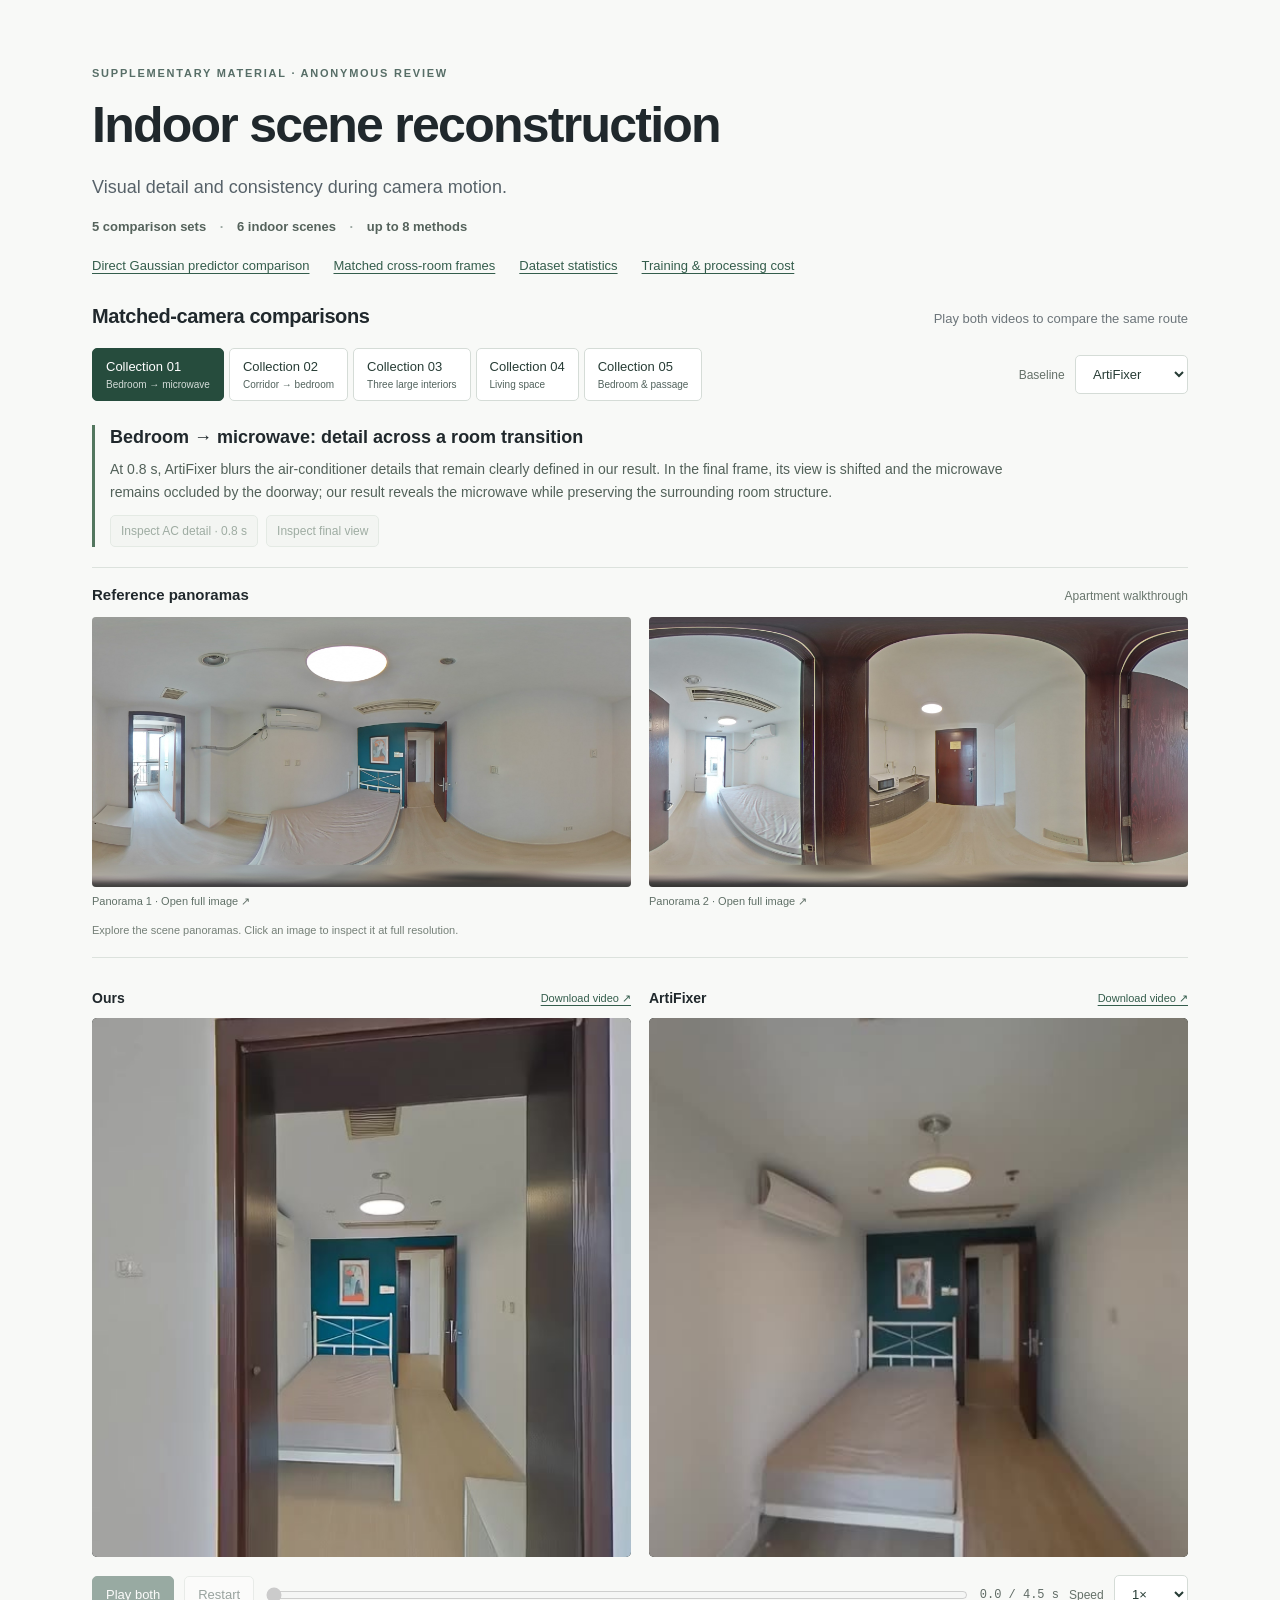
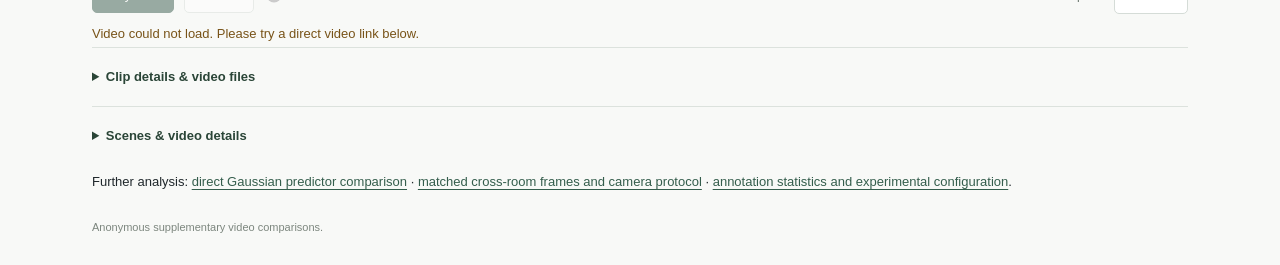
<file: index.html>
<!doctype html>
<html lang="en">
<head>
  <meta charset="utf-8">
  <meta name="viewport" content="width=device-width, initial-scale=1">
  <meta name="robots" content="noindex,nofollow,noarchive">
  <meta name="referrer" content="no-referrer">
  <meta name="description" content="Anonymous supplementary video comparisons of indoor scene reconstruction.">
  <title>Anonymous Video Supplement</title>
  <link rel="stylesheet" href="style.css?v=experimental-details-v1">
  <script src="app.js?v=scene-panoramas-20261117" defer></script>
</head>
<body>
<main>
  <header>
    <p class="eyebrow">SUPPLEMENTARY MATERIAL · ANONYMOUS REVIEW</p>
    <h1>Indoor scene reconstruction</h1>
    <p class="intro">Visual detail and consistency during camera motion.</p>
    <p class="scope">5 comparison sets <span>·</span> 6 indoor scenes <span>·</span> up to 8 methods</p>
    <nav class="page-links" aria-label="Supplement sections"><a href="notes.html#gaussian-predictors">Direct Gaussian predictor comparison</a><a href="analysis.html">Matched cross-room frames</a><a href="notes.html#dataset-statistics">Dataset statistics</a><a href="notes.html#training-cost">Training &amp; processing cost</a></nav>
  </header>
  <section aria-labelledby="compare-title">
    <div class="section-heading"><h2 id="compare-title">Matched-camera comparisons</h2><span>Play both videos to compare the same route</span></div>
    <div class="toolbar">
      <nav aria-label="Video collections" class="cases">
        <button data-case="1" aria-pressed="true">Collection 01<small>Bedroom → microwave</small></button>
        <button data-case="4" aria-pressed="false">Collection 02<small>Corridor → bedroom</small></button>
        <button data-case="0" aria-pressed="false">Collection 03<small>Three large interiors</small></button>
        <button data-case="2" aria-pressed="false">Collection 04<small>Living space</small></button>
        <button data-case="3" aria-pressed="false">Collection 05<small>Bedroom &amp; passage</small></button>
      </nav>
      <label>Baseline <select id="method"><option value="3dgs">3DGS</option><option value="difix">DiFix</option><option value="artifixer" selected>ArtiFixer</option><option value="gsfixer-repair">GSFixer</option><option value="panoworld">PanoWorld</option></select></label>
    </div>
    <div class="evidence"><h3 id="scene-title">Bedroom → microwave: detail across a room transition</h3><p id="caption" class="caption"></p><div id="focus-points"><button data-focus="0.8" disabled>Inspect AC detail · 0.8 s</button><button data-focus="end" disabled>Inspect final view · 4.43 s</button></div></div>
    <div class="references" aria-labelledby="reference-title">
      <div class="reference-heading"><h3 id="reference-title">Reference panoramas</h3><span id="reference-context">Opening clip</span></div>
      <div class="reference-pair">
        <figure><a id="reference-link-1" target="_blank" rel="noopener noreferrer"><img id="reference-image-1" width="1600" height="800" alt="Scene panorama 1"></a><figcaption>Panorama 1 <span>Open full image ↗</span></figcaption></figure>
        <figure><a id="reference-link-2" target="_blank" rel="noopener noreferrer"><img id="reference-image-2" width="1600" height="800" alt="Scene panorama 2"></a><figcaption>Panorama 2 <span>Open full image ↗</span></figcaption></figure>
      </div>
      <p id="reference-note">Explore the scene panoramas. Click an image to inspect it at full resolution.</p>
    </div>
    <div class="players">
      <figure><figcaption><strong>Ours</strong><a id="download-ours" download>Download video ↗</a></figcaption><video id="ours" muted playsinline preload="metadata" aria-label="Our method"></video></figure>
      <figure><figcaption><strong id="baseline-name">ArtiFixer</strong><a id="download-baseline" download>Download video ↗</a></figcaption><video id="baseline" muted playsinline preload="metadata" aria-label="Baseline method"></video></figure>
    </div>
    <div class="playback">
      <button id="play" disabled>Play both</button><button id="restart" disabled>Restart</button>
      <label class="timeline"><span class="sr-only">Playback position</span><input id="seek" type="range" min="0" max="1000" value="0" disabled></label>
      <output id="clock">0.0 / 4.5 s</output>
      <label class="speed">Speed <select id="speed"><option value="0.5">0.5×</option><option value="1" selected>1×</option></select></label>
    </div>
    <p id="status" role="status">Loading videos…</p>
    <details><summary>Clip details &amp; video files</summary><p id="note"></p><div id="downloads" class="downloads"></div></details>
  </section>
  <details class="protocol"><summary>Scenes &amp; video details</summary>
    <p>Collection 03 contains three distinct scenes. Collections 01 and 04 each add one scene; Collections 02 and 05 show different trajectories in the same scene: six distinct scenes in total. Collection 02 compares eight methods; the other collections compare six methods. All comparisons use matched target-camera paths. These qualitative videos do not cover the full quantitative evaluation.</p>
    <p>Select a method and play the synchronized videos to inspect visual detail and consistency along the same camera route. Model configurations are available in the <a href="comparison-protocol.json">experimental record</a>. Dataset splits and intentional cuts are listed in the clip details.</p>
  </details>
  <p class="supplement-link">Further analysis: <a href="notes.html#gaussian-predictors">direct Gaussian predictor comparison</a> · <a href="analysis.html">matched cross-room frames and camera protocol</a> · <a href="notes.html">annotation statistics and experimental configuration</a>.</p>
  <footer>Anonymous supplementary video comparisons.</footer>
</main>
</body>
</html>
</file>
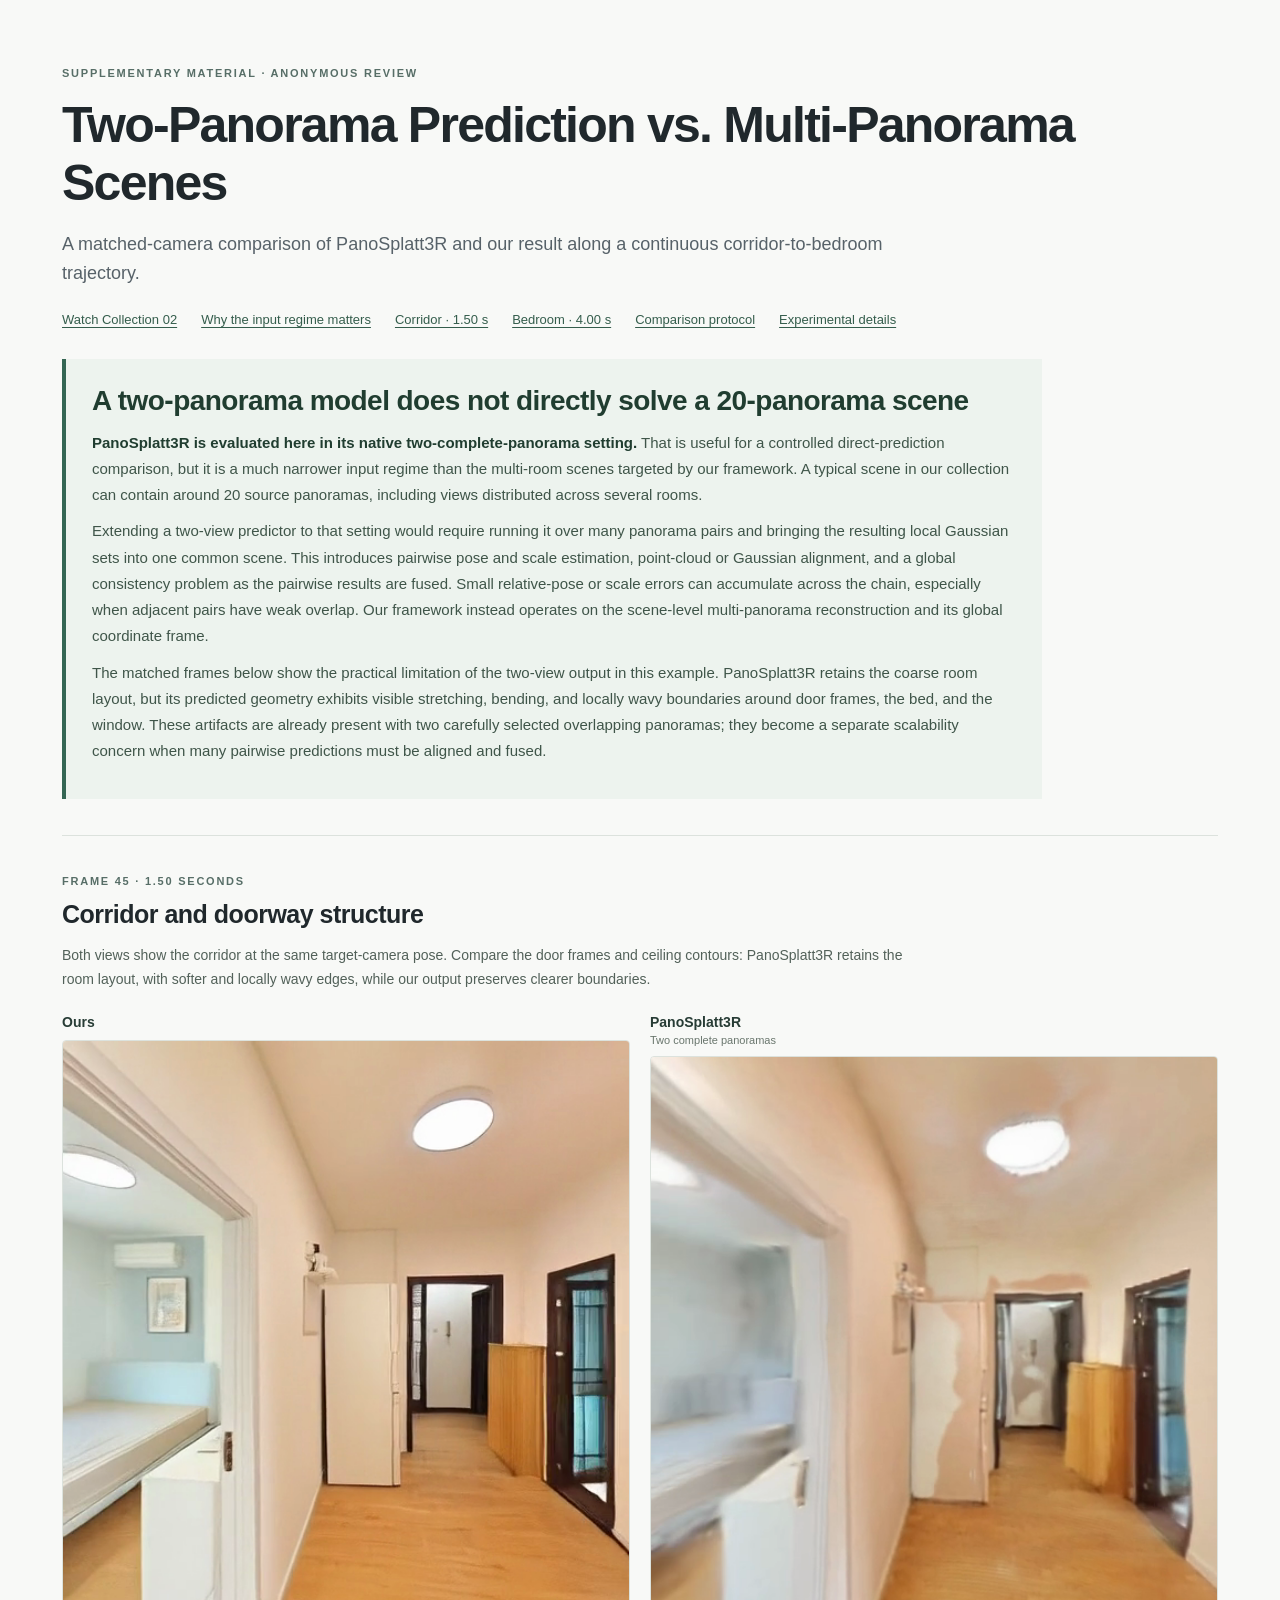
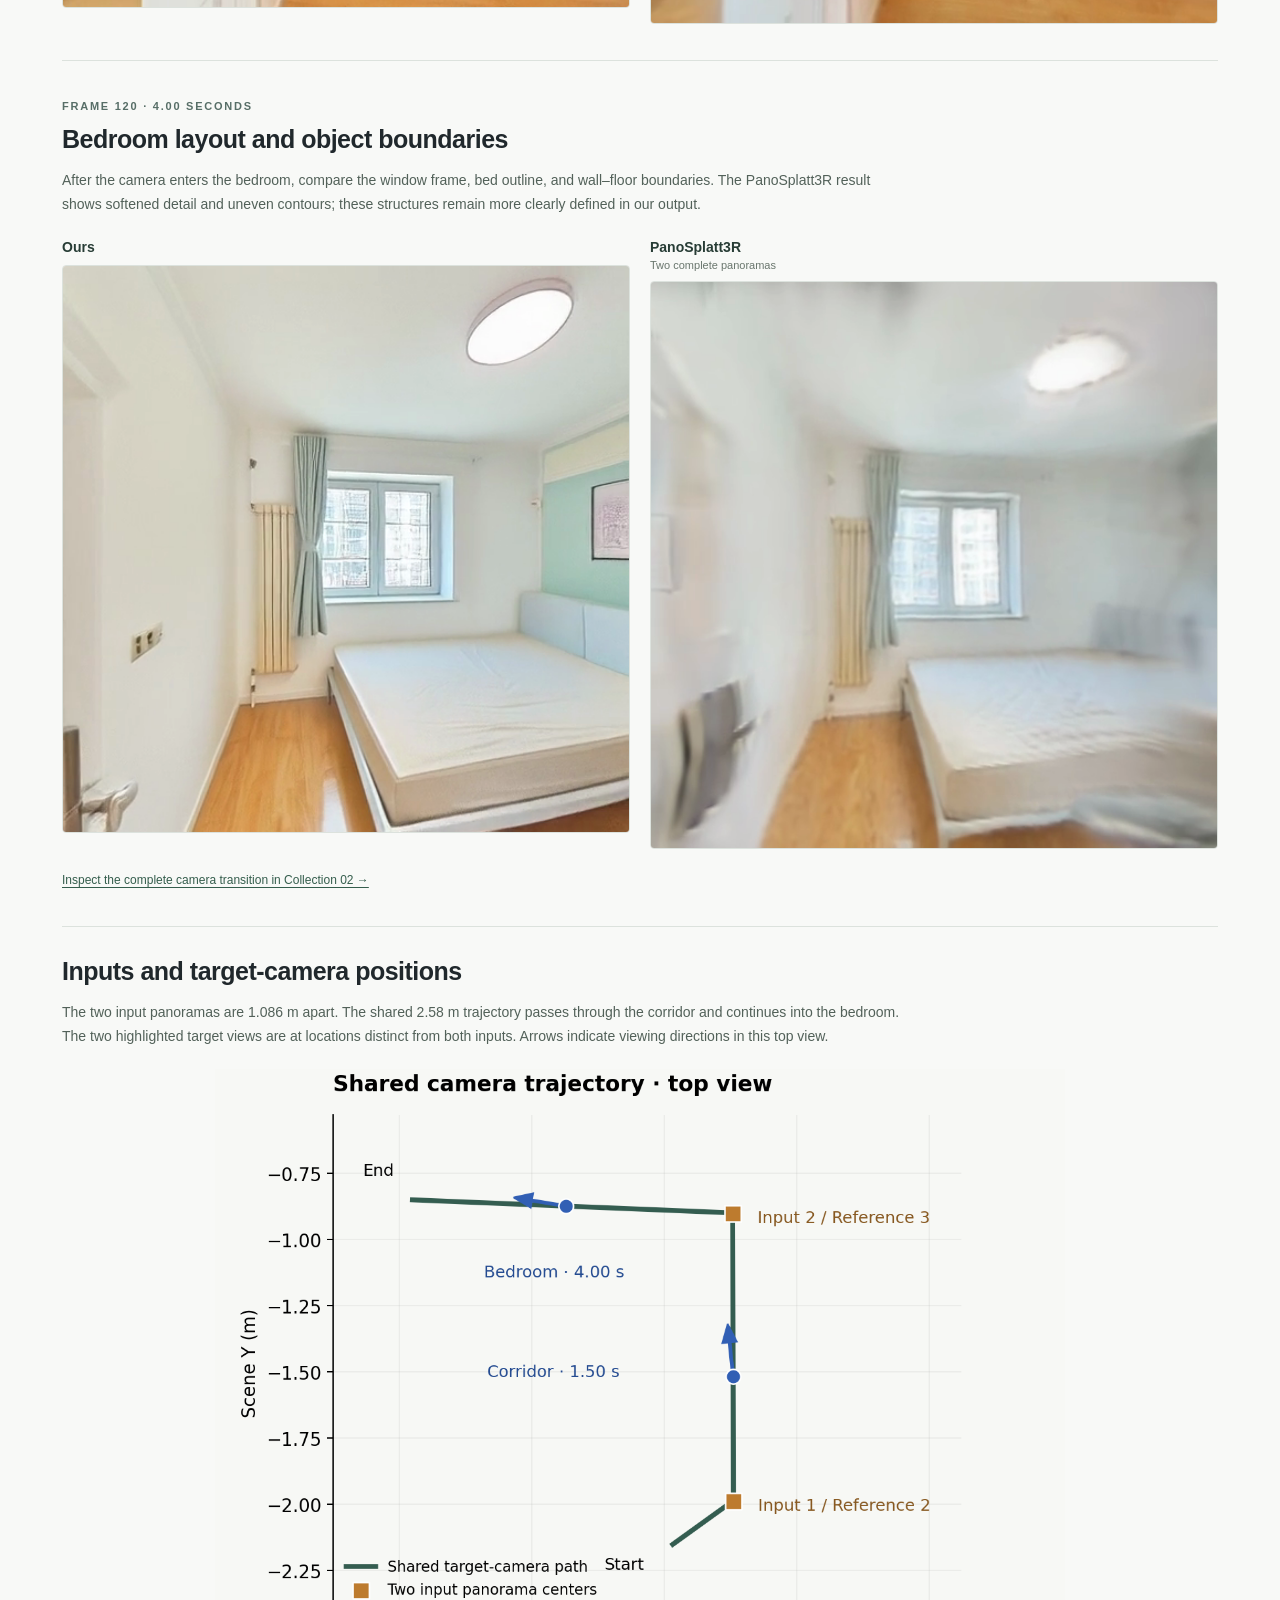
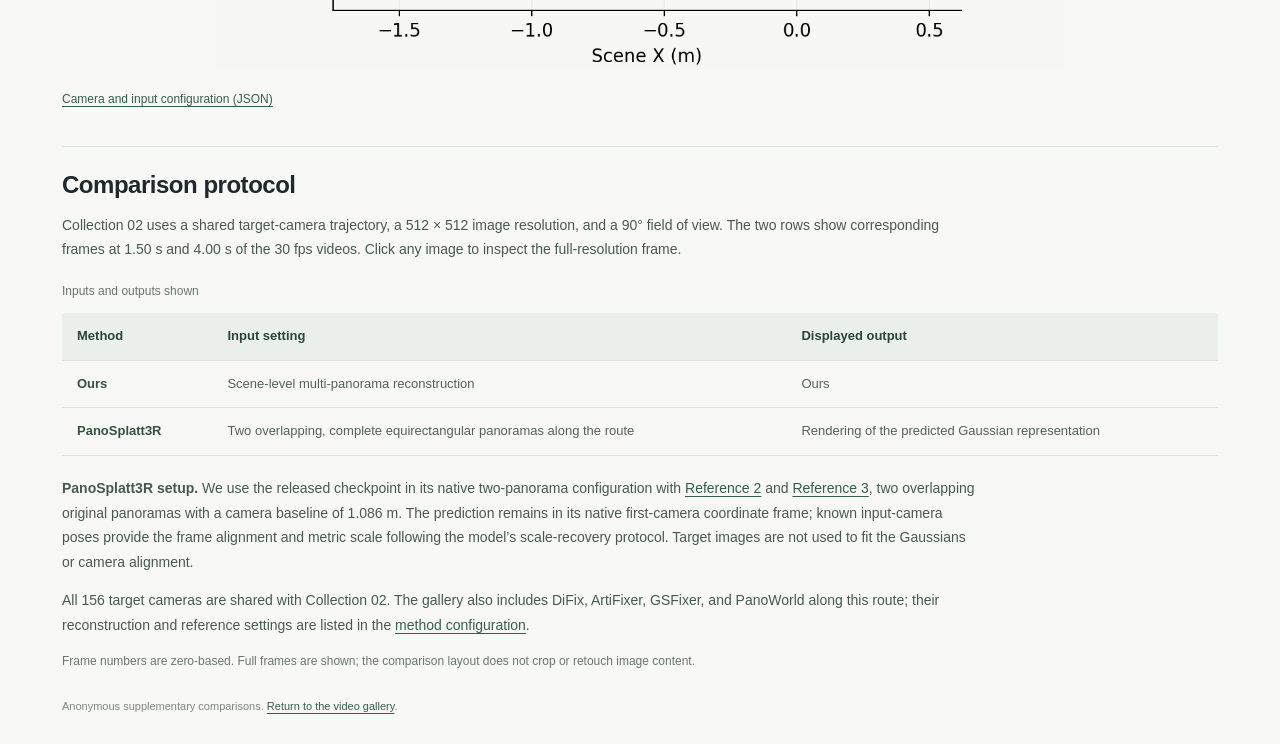
<file: analysis.html>
<!doctype html>
<html lang="en">
<head>
  <meta charset="utf-8">
  <meta name="viewport" content="width=device-width, initial-scale=1">
  <meta name="robots" content="noindex,nofollow,noarchive">
  <meta name="referrer" content="no-referrer">
  <meta name="description" content="Why a two-panorama predictor does not directly scale to dense multi-panorama scenes, with matched cross-room comparisons.">
  <title>Two-Panorama Prediction vs. Multi-Panorama Scenes · Anonymous Supplement</title>
  <link rel="stylesheet" href="style.css?v=experimental-details-v1">
  <style>
    .frame-analysis{max-width:1220px}
    .analysis-lead{max-width:850px}
    .scope-callout{margin-top:30px;padding:24px 26px;background:#edf3ee;border-left:4px solid #346653;max-width:980px}
    .scope-callout h2{margin:0 0 12px;font-size:28px;line-height:1.25;color:#203d30}
    .scope-callout p{margin:10px 0;font-size:15px;line-height:1.75;color:#3f5549}
    .scope-callout strong{color:#203d30}
    .frame-section{padding-top:28px;margin-top:36px;border-top:1px solid #dce2dd;scroll-margin-top:24px}
    .frame-section h2{font-size:25px;line-height:1.3}
    .frame-description{font-size:14px;line-height:1.7;color:#526159;max-width:850px}
    .frame-grid{display:grid;grid-template-columns:repeat(2,minmax(0,1fr));gap:20px;margin:22px 0}
    .frame-grid figure{min-width:0}
    .frame-grid figcaption{display:block;padding:0 0 10px;font-size:14px;font-weight:700;color:#273c35}
    .frame-grid img{display:block;width:100%;height:auto;aspect-ratio:1;background:#e7ebe6;border:1px solid #dce2dd;border-radius:4px}
    .frame-grid a{display:block}
    .frame-meta{display:block;margin-top:4px;font-size:11px;font-weight:400;color:#69766d}
    .frame-links{display:flex;gap:12px 24px;flex-wrap:wrap;font-size:12px;line-height:1.6}
    .frame-protocol{margin-top:36px;padding:24px 0 0;border-top:1px solid #dce2dd;scroll-margin-top:24px}
    .frame-protocol h2{font-size:24px}
    .frame-protocol p{font-size:14px;line-height:1.75;color:#47594e;max-width:920px}
    .frame-protocol .table-note{font-size:12px;color:#69766d}
    @media(max-width:720px){.frame-grid{grid-template-columns:1fr;gap:25px;max-width:512px;margin:22px auto}.frame-grid figcaption{font-size:15px}.frame-section h2,.frame-protocol h2{font-size:22px}}
  </style>
</head>
<body>
<main class="frame-analysis">
  <header>
    <p class="eyebrow">SUPPLEMENTARY MATERIAL · ANONYMOUS REVIEW</p>
    <h1>Two-Panorama Prediction vs. Multi-Panorama Scenes</h1>
    <p class="intro analysis-lead">A matched-camera comparison of PanoSplatt3R and our result along a continuous corridor-to-bedroom trajectory.</p>
    <nav class="page-links" aria-label="Supplement sections">
      <a href="index.html#case-05">Watch Collection 02</a>
      <a href="#scope">Why the input regime matters</a>
      <a href="#corridor">Corridor · 1.50 s</a>
      <a href="#bedroom">Bedroom · 4.00 s</a>
      <a href="#protocol">Comparison protocol</a>
      <a href="notes.html#gaussian-predictors">Experimental details</a>
    </nav>
  </header>

  <section id="scope" class="scope-callout" aria-labelledby="scope-title">
    <h2 id="scope-title">A two-panorama model does not directly solve a 20-panorama scene</h2>
    <p><strong>PanoSplatt3R is evaluated here in its native two-complete-panorama setting.</strong> That is useful for a controlled direct-prediction comparison, but it is a much narrower input regime than the multi-room scenes targeted by our framework. A typical scene in our collection can contain around 20 source panoramas, including views distributed across several rooms.</p>
    <p>Extending a two-view predictor to that setting would require running it over many panorama pairs and bringing the resulting local Gaussian sets into one common scene. This introduces pairwise pose and scale estimation, point-cloud or Gaussian alignment, and a global consistency problem as the pairwise results are fused. Small relative-pose or scale errors can accumulate across the chain, especially when adjacent pairs have weak overlap. Our framework instead operates on the scene-level multi-panorama reconstruction and its global coordinate frame.</p>
    <p>The matched frames below show the practical limitation of the two-view output in this example. PanoSplatt3R retains the coarse room layout, but its predicted geometry exhibits visible stretching, bending, and locally wavy boundaries around door frames, the bed, and the window. These artifacts are already present with two carefully selected overlapping panoramas; they become a separate scalability concern when many pairwise predictions must be aligned and fused.</p>
  </section>

  <section id="corridor" class="frame-section" aria-labelledby="corridor-title">
    <p class="eyebrow">FRAME 45 · 1.50 SECONDS</p>
    <h2 id="corridor-title">Corridor and doorway structure</h2>
    <p class="frame-description">Both views show the corridor at the same target-camera pose. Compare the door frames and ceiling contours: PanoSplatt3R retains the room layout, with softer and locally wavy edges, while our output preserves clearer boundaries.</p>
    <div class="frame-grid">
      <figure>
        <figcaption>Ours</figcaption>
        <a href="figures/aligned-comparison/corridor-ours.png" target="_blank" rel="noopener noreferrer"><img src="figures/aligned-comparison/corridor-ours.png" width="512" height="512" alt="Our corridor view at 1.50 seconds"></a>
      </figure>
      <figure>
        <figcaption>PanoSplatt3R<span class="frame-meta">Two complete panoramas</span></figcaption>
        <a href="figures/aligned-comparison/corridor-panosplatt3r.png" target="_blank" rel="noopener noreferrer"><img src="figures/aligned-comparison/corridor-panosplatt3r.png" width="512" height="512" alt="PanoSplatt3R corridor view at the same target pose"></a>
      </figure>
    </div>
  </section>

  <section id="bedroom" class="frame-section" aria-labelledby="bedroom-title">
    <p class="eyebrow">FRAME 120 · 4.00 SECONDS</p>
    <h2 id="bedroom-title">Bedroom layout and object boundaries</h2>
    <p class="frame-description">After the camera enters the bedroom, compare the window frame, bed outline, and wall–floor boundaries. The PanoSplatt3R result shows softened detail and uneven contours; these structures remain more clearly defined in our output.</p>
    <div class="frame-grid">
      <figure>
        <figcaption>Ours</figcaption>
        <a href="figures/aligned-comparison/bedroom-ours.png" target="_blank" rel="noopener noreferrer"><img src="figures/aligned-comparison/bedroom-ours.png" width="512" height="512" loading="lazy" alt="Our bedroom view at 4.00 seconds"></a>
      </figure>
      <figure>
        <figcaption>PanoSplatt3R<span class="frame-meta">Two complete panoramas</span></figcaption>
        <a href="figures/aligned-comparison/bedroom-panosplatt3r.png" target="_blank" rel="noopener noreferrer"><img src="figures/aligned-comparison/bedroom-panosplatt3r.png" width="512" height="512" loading="lazy" alt="PanoSplatt3R bedroom view at the same target pose"></a>
      </figure>
    </div>
    <p class="frame-links"><a href="index.html#case-05">Inspect the complete camera transition in Collection 02 →</a></p>
  </section>

  <section class="frame-section" aria-labelledby="path-title">
    <h2 id="path-title">Inputs and target-camera positions</h2>
    <p class="frame-description">The two input panoramas are 1.086 m apart. The shared 2.58 m trajectory passes through the corridor and continues into the bedroom. The two highlighted target views are at locations distinct from both inputs. Arrows indicate viewing directions in this top view.</p>
    <a href="figures/aligned-comparison/camera-path.png" target="_blank" rel="noopener noreferrer"><img src="figures/aligned-comparison/camera-path.png" alt="Top view of the shared camera path, two input panoramas, and the corridor and bedroom target positions" style="width:100%;max-width:850px;height:auto;display:block;margin:20px auto" loading="lazy"></a>
    <p class="frame-links"><a href="comparison-protocol.json">Camera and input configuration (JSON)</a></p>
  </section>

  <section id="protocol" class="frame-protocol" aria-labelledby="protocol-title">
    <h2 id="protocol-title">Comparison protocol</h2>
    <p>Collection 02 uses a shared target-camera trajectory, a 512 × 512 image resolution, and a 90° field of view. The two rows show corresponding frames at 1.50 s and 4.00 s of the 30 fps videos. Click any image to inspect the full-resolution frame.</p>
    <div class="table-wrap"><table>
      <caption>Inputs and outputs shown</caption>
      <thead><tr><th scope="col">Method</th><th scope="col">Input setting</th><th scope="col">Displayed output</th></tr></thead>
      <tbody>
        <tr><th scope="row">Ours</th><td>Scene-level multi-panorama reconstruction</td><td>Ours</td></tr>
        <tr><th scope="row">PanoSplatt3R</th><td>Two overlapping, complete equirectangular panoramas along the route</td><td>Rendering of the predicted Gaussian representation</td></tr>
      </tbody>
    </table></div>
    <p><strong>PanoSplatt3R setup.</strong> We use the released checkpoint in its native two-panorama configuration with <a href="panoramas/case-05/reference-2.jpg" target="_blank" rel="noopener noreferrer">Reference 2</a> and <a href="panoramas/case-05/reference-3.jpg" target="_blank" rel="noopener noreferrer">Reference 3</a>, two overlapping original panoramas with a camera baseline of 1.086 m. The prediction remains in its native first-camera coordinate frame; known input-camera poses provide the frame alignment and metric scale following the model’s scale-recovery protocol. Target images are not used to fit the Gaussians or camera alignment.</p>
    <p>All 156 target cameras are shared with Collection 02. The gallery also includes DiFix, ArtiFixer, GSFixer, and PanoWorld along this route; their reconstruction and reference settings are listed in the <a href="comparison-protocol.json">method configuration</a>.</p>
    <p class="table-note">Frame numbers are zero-based. Full frames are shown; the comparison layout does not crop or retouch image content.</p>
  </section>

  <footer>Anonymous supplementary comparisons. <a href="index.html">Return to the video gallery</a>.</footer>
</main>
</body>
</html>
</file>
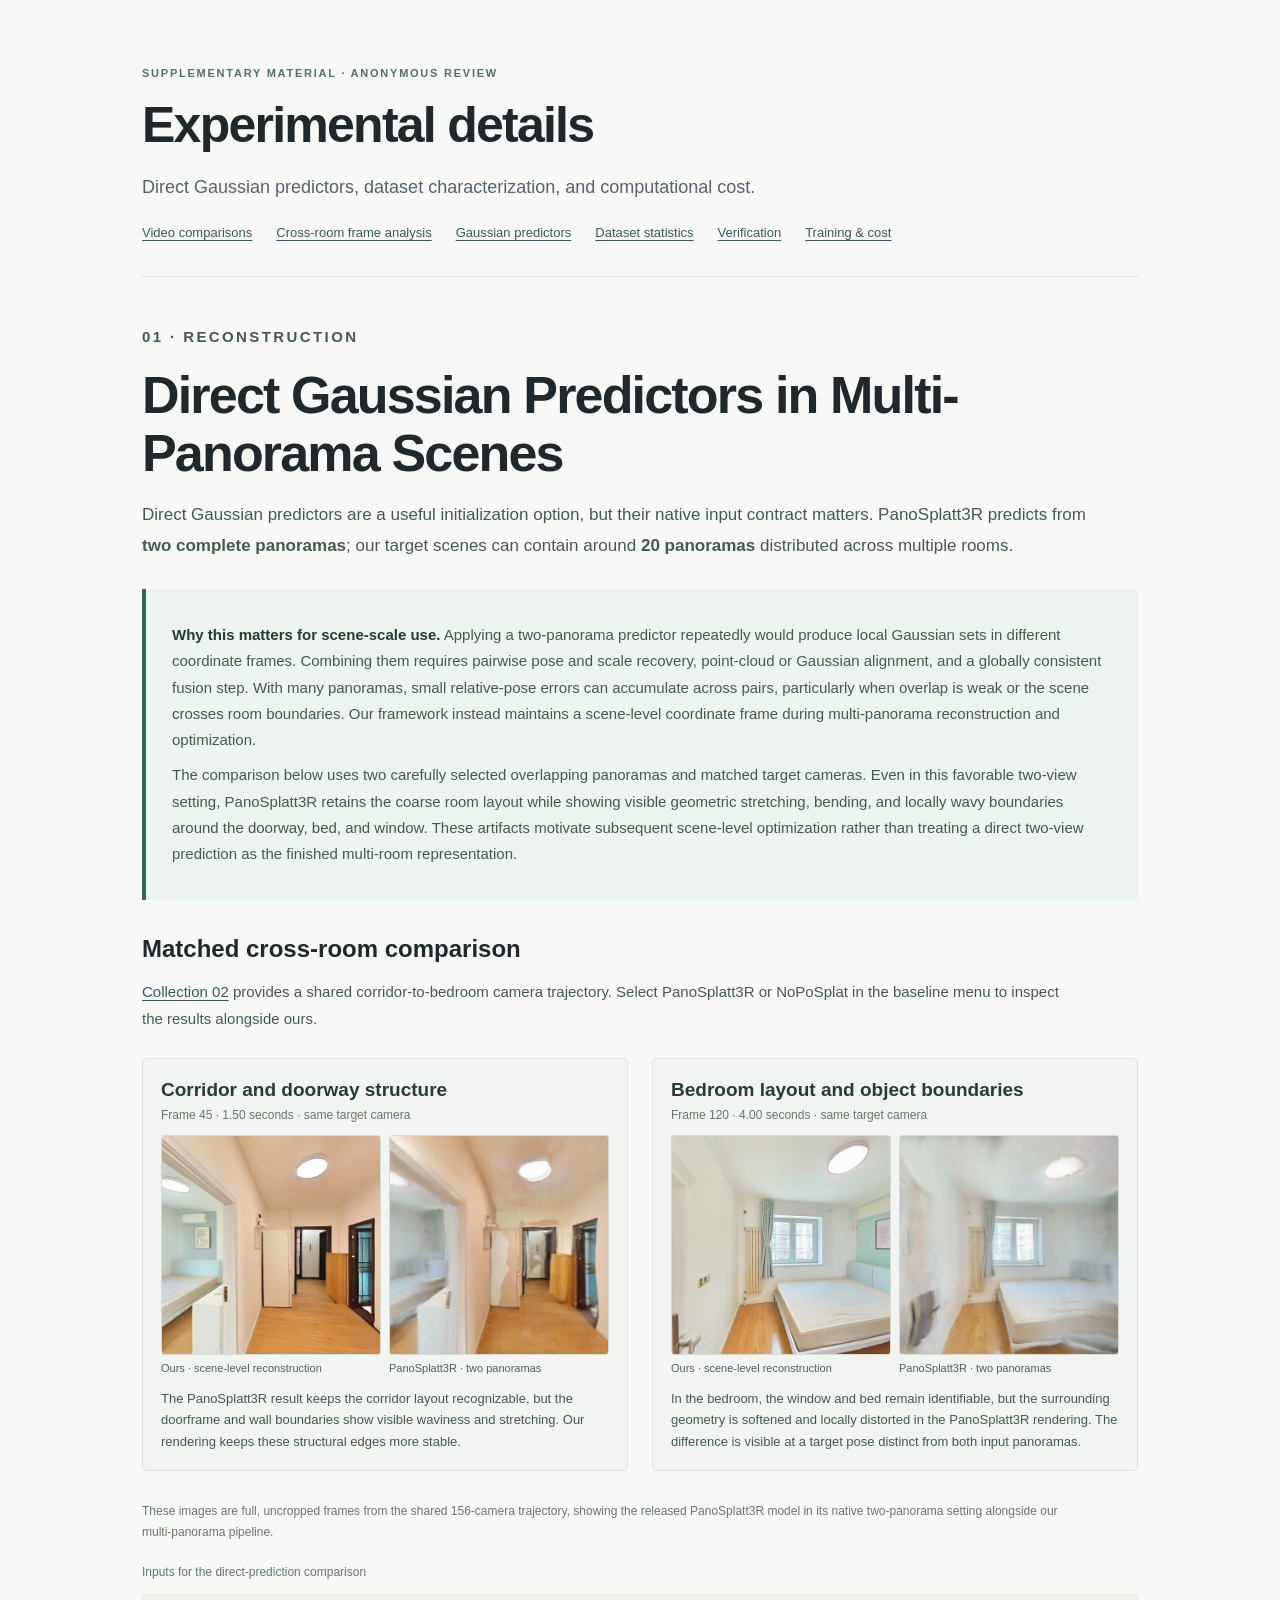
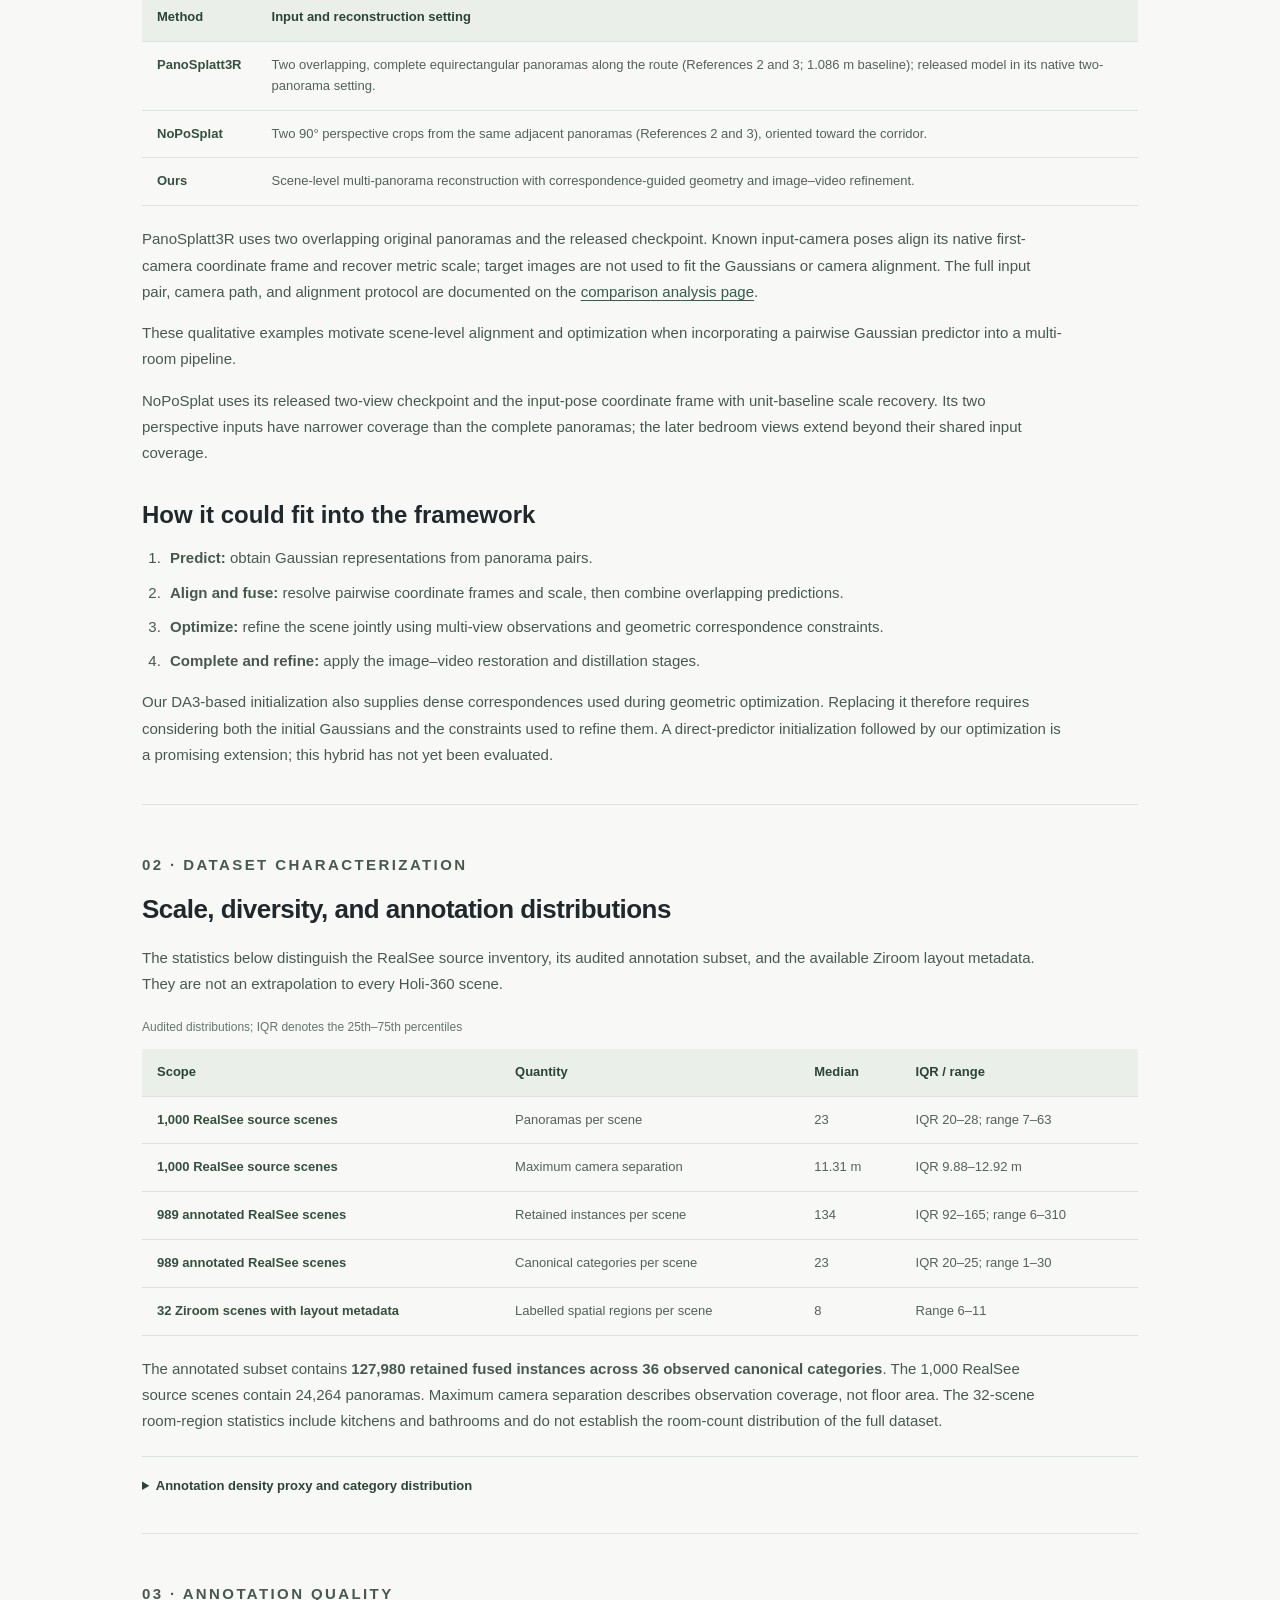
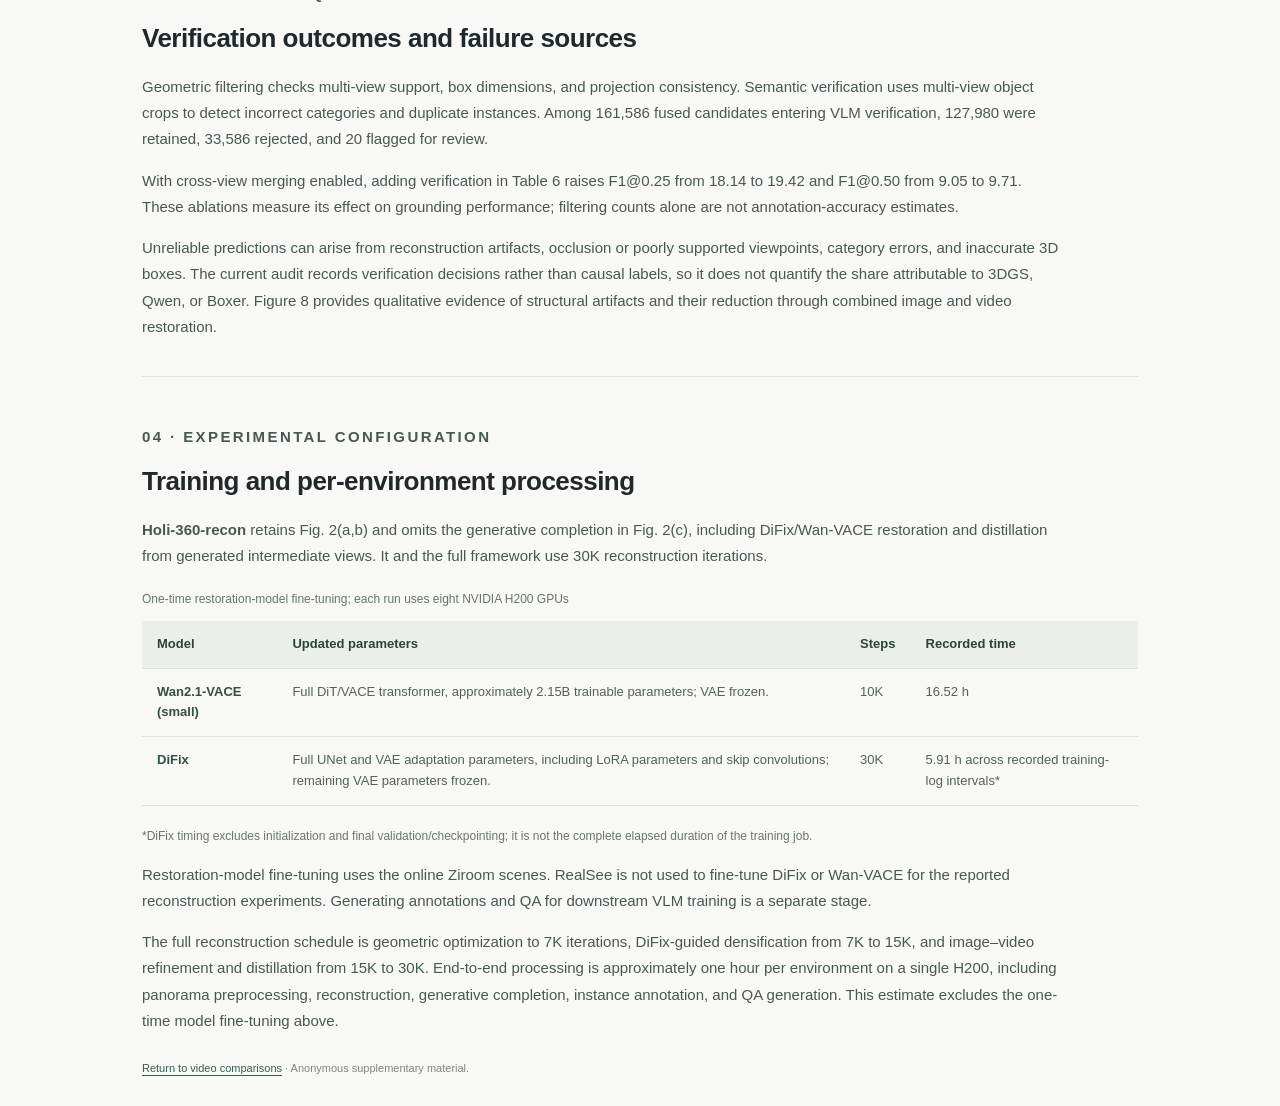
<file: notes.html>
<!doctype html>
<html lang="en">
<head>
  <meta charset="utf-8">
  <meta name="viewport" content="width=device-width, initial-scale=1">
  <meta name="robots" content="noindex,nofollow,noarchive">
  <meta name="referrer" content="no-referrer">
  <meta name="description" content="Anonymous supplementary analyses of direct Gaussian predictors, dataset statistics, and experimental configuration.">
  <title>Experimental Details · Anonymous Supplement</title>
  <link rel="stylesheet" href="style.css?v=experimental-details-v1">
  <style>
    .predictor-section h2{font-size:clamp(34px,4.8vw,52px);line-height:1.12;letter-spacing:-.035em;margin-top:12px}
    .predictor-section h3{font-size:24px;line-height:1.25;margin-top:34px}
    .predictor-intro{font-size:17px!important;line-height:1.8!important;max-width:950px!important}
    .predictor-callout{margin:28px 0 34px;padding:24px 26px;background:#edf3ee;border-left:4px solid #346653}
    .predictor-callout p{margin:9px 0;max-width:950px}
    .predictor-callout strong{color:#203d30}
    .predictor-comparisons{display:grid;grid-template-columns:repeat(2,minmax(0,1fr));gap:24px;margin:26px 0 30px}
    .predictor-card{min-width:0;padding:18px;background:#f1f4f0;border:1px solid #dce2dd;border-radius:5px}
    .predictor-card h4{font-size:19px;line-height:1.35;margin:0 0 12px;color:#273c35}
    .predictor-card h4 small{display:block;margin-top:4px;font-size:12px;font-weight:400;color:#69766d}
    .predictor-pair{display:grid;grid-template-columns:1fr 1fr;gap:8px}
    .predictor-pair figure{min-width:0}
    .predictor-pair img{display:block;width:100%;height:auto;aspect-ratio:1;border:1px solid #d5dcd7;border-radius:3px}
    .predictor-pair figcaption{font-size:11px;color:#526159;padding:7px 0 0}
    .predictor-card p{font-size:13px!important;line-height:1.65!important;margin:14px 0 0;max-width:none!important}
    @media(max-width:720px){.predictor-comparisons{grid-template-columns:1fr}.predictor-section h2{font-size:34px}.predictor-pair img{max-width:512px}}
  </style>
</head>
<body>
<main class="research-notes">
  <header>
    <p class="eyebrow">SUPPLEMENTARY MATERIAL · ANONYMOUS REVIEW</p>
    <h1>Experimental details</h1>
    <p class="intro">Direct Gaussian predictors, dataset characterization, and computational cost.</p>
    <nav class="page-links" aria-label="Supplement sections"><a href="index.html">Video comparisons</a><a href="analysis.html">Cross-room frame analysis</a><a href="#gaussian-predictors">Gaussian predictors</a><a href="#dataset-statistics">Dataset statistics</a><a href="#verification">Verification</a><a href="#training-cost">Training &amp; cost</a></nav>
  </header>

  <section id="gaussian-predictors" class="research-section predictor-section" aria-labelledby="lrm-title">
    <p class="eyebrow">01 · RECONSTRUCTION</p>
    <h2 id="lrm-title">Direct Gaussian Predictors in Multi-Panorama Scenes</h2>
    <p class="predictor-intro">Direct Gaussian predictors are a useful initialization option, but their native input contract matters. PanoSplatt3R predicts from <strong>two complete panoramas</strong>; our target scenes can contain around <strong>20 panoramas</strong> distributed across multiple rooms.</p>
    <div class="predictor-callout">
      <p><strong>Why this matters for scene-scale use.</strong> Applying a two-panorama predictor repeatedly would produce local Gaussian sets in different coordinate frames. Combining them requires pairwise pose and scale recovery, point-cloud or Gaussian alignment, and a globally consistent fusion step. With many panoramas, small relative-pose errors can accumulate across pairs, particularly when overlap is weak or the scene crosses room boundaries. Our framework instead maintains a scene-level coordinate frame during multi-panorama reconstruction and optimization.</p>
      <p>The comparison below uses two carefully selected overlapping panoramas and matched target cameras. Even in this favorable two-view setting, PanoSplatt3R retains the coarse room layout while showing visible geometric stretching, bending, and locally wavy boundaries around the doorway, bed, and window. These artifacts motivate subsequent scene-level optimization rather than treating a direct two-view prediction as the finished multi-room representation.</p>
    </div>
    <h3>Matched cross-room comparison</h3>
    <p><a href="index.html#case-05">Collection 02</a> provides a shared corridor-to-bedroom camera trajectory. Select PanoSplatt3R or NoPoSplat in the baseline menu to inspect the results alongside ours.</p>
    <div class="predictor-comparisons" aria-label="Matched frame comparisons">
      <article class="predictor-card">
        <h4>Corridor and doorway structure<small>Frame 45 · 1.50 seconds · same target camera</small></h4>
        <div class="predictor-pair">
          <figure><a href="figures/aligned-comparison/corridor-ours.png" target="_blank" rel="noopener noreferrer"><img src="figures/aligned-comparison/corridor-ours.png" width="512" height="512" alt="Our corridor rendering at frame 45"></a><figcaption>Ours · scene-level reconstruction</figcaption></figure>
          <figure><a href="figures/aligned-comparison/corridor-panosplatt3r.png" target="_blank" rel="noopener noreferrer"><img src="figures/aligned-comparison/corridor-panosplatt3r.png" width="512" height="512" alt="PanoSplatt3R corridor rendering at frame 45"></a><figcaption>PanoSplatt3R · two panoramas</figcaption></figure>
        </div>
        <p>The PanoSplatt3R result keeps the corridor layout recognizable, but the doorframe and wall boundaries show visible waviness and stretching. Our rendering keeps these structural edges more stable.</p>
      </article>
      <article class="predictor-card">
        <h4>Bedroom layout and object boundaries<small>Frame 120 · 4.00 seconds · same target camera</small></h4>
        <div class="predictor-pair">
          <figure><a href="figures/aligned-comparison/bedroom-ours.png" target="_blank" rel="noopener noreferrer"><img src="figures/aligned-comparison/bedroom-ours.png" width="512" height="512" loading="lazy" alt="Our bedroom rendering at frame 120"></a><figcaption>Ours · scene-level reconstruction</figcaption></figure>
          <figure><a href="figures/aligned-comparison/bedroom-panosplatt3r.png" target="_blank" rel="noopener noreferrer"><img src="figures/aligned-comparison/bedroom-panosplatt3r.png" width="512" height="512" loading="lazy" alt="PanoSplatt3R bedroom rendering at frame 120"></a><figcaption>PanoSplatt3R · two panoramas</figcaption></figure>
        </div>
        <p>In the bedroom, the window and bed remain identifiable, but the surrounding geometry is softened and locally distorted in the PanoSplatt3R rendering. The difference is visible at a target pose distinct from both input panoramas.</p>
      </article>
    </div>
    <p class="table-note">These images are full, uncropped frames from the shared 156-camera trajectory, showing the released PanoSplatt3R model in its native two-panorama setting alongside our multi-panorama pipeline.</p>
    <div class="table-wrap"><table>
      <caption>Inputs for the direct-prediction comparison</caption>
      <thead><tr><th scope="col">Method</th><th scope="col">Input and reconstruction setting</th></tr></thead>
      <tbody>
        <tr><th scope="row">PanoSplatt3R</th><td>Two overlapping, complete equirectangular panoramas along the route (References 2 and 3; 1.086 m baseline); released model in its native two-panorama setting.</td></tr>
        <tr><th scope="row">NoPoSplat</th><td>Two 90° perspective crops from the same adjacent panoramas (References 2 and 3), oriented toward the corridor.</td></tr>
        <tr><th scope="row">Ours</th><td>Scene-level multi-panorama reconstruction with correspondence-guided geometry and image–video refinement.</td></tr>
      </tbody>
    </table></div>
    <p>PanoSplatt3R uses two overlapping original panoramas and the released checkpoint. Known input-camera poses align its native first-camera coordinate frame and recover metric scale; target images are not used to fit the Gaussians or camera alignment. The full input pair, camera path, and alignment protocol are documented on the <a href="analysis.html">comparison analysis page</a>.</p>
    <p>These qualitative examples motivate scene-level alignment and optimization when incorporating a pairwise Gaussian predictor into a multi-room pipeline.</p>
    <p>NoPoSplat uses its released two-view checkpoint and the input-pose coordinate frame with unit-baseline scale recovery. Its two perspective inputs have narrower coverage than the complete panoramas; the later bedroom views extend beyond their shared input coverage.</p>
    <h3>How it could fit into the framework</h3>
    <ol class="integration-steps">
      <li><strong>Predict:</strong> obtain Gaussian representations from panorama pairs.</li>
      <li><strong>Align and fuse:</strong> resolve pairwise coordinate frames and scale, then combine overlapping predictions.</li>
      <li><strong>Optimize:</strong> refine the scene jointly using multi-view observations and geometric correspondence constraints.</li>
      <li><strong>Complete and refine:</strong> apply the image–video restoration and distillation stages.</li>
    </ol>
    <p>Our DA3-based initialization also supplies dense correspondences used during geometric optimization. Replacing it therefore requires considering both the initial Gaussians and the constraints used to refine them. A direct-predictor initialization followed by our optimization is a promising extension; this hybrid has not yet been evaluated.</p>
  </section>

  <section id="dataset-statistics" class="research-section" aria-labelledby="statistics-title">
    <p class="eyebrow">02 · DATASET CHARACTERIZATION</p>
    <h2 id="statistics-title">Scale, diversity, and annotation distributions</h2>
    <p>The statistics below distinguish the RealSee source inventory, its audited annotation subset, and the available Ziroom layout metadata. They are not an extrapolation to every Holi-360 scene.</p>
    <div class="table-wrap"><table>
      <caption>Audited distributions; IQR denotes the 25th–75th percentiles</caption>
      <thead><tr><th scope="col">Scope</th><th scope="col">Quantity</th><th scope="col">Median</th><th scope="col">IQR / range</th></tr></thead>
      <tbody>
        <tr><th scope="row">1,000 RealSee source scenes</th><td>Panoramas per scene</td><td>23</td><td>IQR 20–28; range 7–63</td></tr>
        <tr><th scope="row">1,000 RealSee source scenes</th><td>Maximum camera separation</td><td>11.31 m</td><td>IQR 9.88–12.92 m</td></tr>
        <tr><th scope="row">989 annotated RealSee scenes</th><td>Retained instances per scene</td><td>134</td><td>IQR 92–165; range 6–310</td></tr>
        <tr><th scope="row">989 annotated RealSee scenes</th><td>Canonical categories per scene</td><td>23</td><td>IQR 20–25; range 1–30</td></tr>
        <tr><th scope="row">32 Ziroom scenes with layout metadata</th><td>Labelled spatial regions per scene</td><td>8</td><td>Range 6–11</td></tr>
      </tbody>
    </table></div>
    <p>The annotated subset contains <strong>127,980 retained fused instances across 36 observed canonical categories</strong>. The 1,000 RealSee source scenes contain 24,264 panoramas. Maximum camera separation describes observation coverage, not floor area. The 32-scene room-region statistics include kitchens and bathrooms and do not establish the room-count distribution of the full dataset.</p>
    <details><summary>Annotation density proxy and category distribution</summary>
      <p>Using the horizontal convex hull of camera positions as a coverage-area proxy, the median retained-instance density is 2.11 instances/m² (IQR 1.58–2.71). This is not physical object density per unit floor area: camera coverage does not measure complete room area, and annotations are pipeline-fused predictions rather than a manual object census.</p>
      <p>The most frequent categories are window (16,101), cabinet (13,246), pillow (10,989), picture (7,945), and curtain (7,621). Less frequent categories include washing machine (154), clock (124), trash can (80), radio (60), and microwave (34). The categories therefore have a long-tailed frequency distribution.</p>
    </details>
  </section>

  <section id="verification" class="research-section" aria-labelledby="verification-title">
    <p class="eyebrow">03 · ANNOTATION QUALITY</p>
    <h2 id="verification-title">Verification outcomes and failure sources</h2>
    <p>Geometric filtering checks multi-view support, box dimensions, and projection consistency. Semantic verification uses multi-view object crops to detect incorrect categories and duplicate instances. Among 161,586 fused candidates entering VLM verification, 127,980 were retained, 33,586 rejected, and 20 flagged for review.</p>
    <p>With cross-view merging enabled, adding verification in Table 6 raises F1@0.25 from 18.14 to 19.42 and F1@0.50 from 9.05 to 9.71. These ablations measure its effect on grounding performance; filtering counts alone are not annotation-accuracy estimates.</p>
    <p>Unreliable predictions can arise from reconstruction artifacts, occlusion or poorly supported viewpoints, category errors, and inaccurate 3D boxes. The current audit records verification decisions rather than causal labels, so it does not quantify the share attributable to 3DGS, Qwen, or Boxer. Figure 8 provides qualitative evidence of structural artifacts and their reduction through combined image and video restoration.</p>
  </section>

  <section id="training-cost" class="research-section" aria-labelledby="training-title">
    <p class="eyebrow">04 · EXPERIMENTAL CONFIGURATION</p>
    <h2 id="training-title">Training and per-environment processing</h2>
    <p><strong>Holi-360-recon</strong> retains Fig. 2(a,b) and omits the generative completion in Fig. 2(c), including DiFix/Wan-VACE restoration and distillation from generated intermediate views. It and the full framework use 30K reconstruction iterations.</p>
    <div class="table-wrap"><table>
      <caption>One-time restoration-model fine-tuning; each run uses eight NVIDIA H200 GPUs</caption>
      <thead><tr><th scope="col">Model</th><th scope="col">Updated parameters</th><th scope="col">Steps</th><th scope="col">Recorded time</th></tr></thead>
      <tbody>
        <tr><th scope="row">Wan2.1-VACE (small)</th><td>Full DiT/VACE transformer, approximately 2.15B trainable parameters; VAE frozen.</td><td>10K</td><td>16.52 h</td></tr>
        <tr><th scope="row">DiFix</th><td>Full UNet and VAE adaptation parameters, including LoRA parameters and skip convolutions; remaining VAE parameters frozen.</td><td>30K</td><td>5.91 h across recorded training-log intervals*</td></tr>
      </tbody>
    </table></div>
    <p class="table-note">*DiFix timing excludes initialization and final validation/checkpointing; it is not the complete elapsed duration of the training job.</p>
    <p>Restoration-model fine-tuning uses the online Ziroom scenes. RealSee is not used to fine-tune DiFix or Wan-VACE for the reported reconstruction experiments. Generating annotations and QA for downstream VLM training is a separate stage.</p>
    <p>The full reconstruction schedule is geometric optimization to 7K iterations, DiFix-guided densification from 7K to 15K, and image–video refinement and distillation from 15K to 30K. End-to-end processing is approximately one hour per environment on a single H200, including panorama preprocessing, reconstruction, generative completion, instance annotation, and QA generation. This estimate excludes the one-time model fine-tuning above.</p>
  </section>
  <footer><a href="index.html">Return to video comparisons</a> · Anonymous supplementary material.</footer>
</main>
</body>
</html>
</file>
<file: style.css>
:root{font-family:Arial,Helvetica,sans-serif;color:#20282c;background:#f8f9f7;font-synthesis:none;color-scheme:light}*{box-sizing:border-box}body{margin:0}main{max-width:1160px;padding:56px 32px 28px;margin:auto}header{margin-bottom:45px}.eyebrow{font-size:11px;letter-spacing:.16em;font-weight:700;color:#576e67}h1{font-size:clamp(32px,4.8vw,50px);letter-spacing:-.035em;line-height:1.15;margin:18px 0 14px}h2{font-size:20px;letter-spacing:-.02em;margin:0}.intro{font-size:18px;color:#576269;line-height:1.6}.scope{font-size:13px;font-weight:600;color:#55635c}.scope span{padding:0 10px;color:#9ca8a2}.section-heading{display:flex;align-items:baseline;justify-content:space-between;gap:16px;margin:0 0 20px}.section-heading span{font-size:13px;color:#6c757a}.toolbar{display:flex;gap:16px;align-items:center;justify-content:space-between;margin-bottom:18px;flex-wrap:wrap}.cases{display:flex;gap:5px;flex-wrap:wrap}button,select{font:inherit;font-size:13px;padding:10px 13px;background:white;color:#273c35;border:1px solid #d5dcd7;border-radius:5px;cursor:pointer}button[aria-pressed=true],#play{background:#264c3d;border-color:#264c3d;color:white}button:hover{filter:brightness(.95)}button:disabled{opacity:.45;cursor:default}button:focus-visible,select:focus-visible,a:focus-visible,input:focus-visible{outline:3px solid #759c89;outline-offset:3px}label{font-size:12px;color:#657169}label select{margin-left:7px}a{color:#345d4c;text-underline-offset:3px}.players{display:grid;grid-template-columns:1fr 1fr;gap:18px}figure{margin:0}figcaption{display:flex;align-items:center;justify-content:space-between;font-size:14px;padding:12px 0}figcaption a{font-size:11px}video{display:block;width:100%;aspect-ratio:1;object-fit:contain;background:#111b17;border-radius:5px}.playback{display:flex;align-items:center;gap:10px;padding:18px 0 6px}.timeline{flex:1;display:flex;min-width:60px}input[type=range]{width:100%;accent-color:#35634e;cursor:pointer}output{white-space:nowrap;font:12px ui-monospace,monospace;color:#5f6a64}.speed{white-space:nowrap}.caption{font-size:14px;color:#526159;line-height:1.6;margin:15px 0}#status{font-size:13px;color:#785318;min-height:0;margin:6px 0}#status:empty{display:none}details{border-top:1px solid #dce2dd;padding-top:18px;font-size:13px;line-height:1.65;color:#53635a}summary{cursor:pointer;color:#2a4537;font-weight:600}details p{max-width:850px}.downloads{display:flex;gap:8px 20px;flex-wrap:wrap;padding:4px 0 10px}.notes{margin-top:46px;padding-top:30px;border-top:1px solid #dce2dd;max-width:900px}.notes p{font-size:14px;color:#5a665f;line-height:1.75}footer{margin-top:48px;font-size:11px;color:#7c867e;line-height:1.7}.sr-only{position:absolute;width:1px;height:1px;overflow:hidden;clip-path:inset(50%)}@media(max-width:650px){main{padding:30px 18px}header{margin-bottom:32px}.section-heading{display:block}.section-heading span{display:block;margin-top:10px}.players{gap:10px}figcaption{font-size:13px;align-items:start;gap:7px;flex-direction:column}figcaption a{font-size:10px}.playback{flex-wrap:wrap;gap:8px}.timeline{order:4;flex-basis:100%}.speed{margin-left:auto}.cases button{padding:10px 9px;font-size:11px}.toolbar>label{width:100%}.notes{margin-top:30px}}
.references{margin:26px 0 20px;padding:18px 0;border-top:1px solid #dce2dd;border-bottom:1px solid #dce2dd}.reference-heading{display:flex;align-items:baseline;justify-content:space-between;gap:12px;margin-bottom:14px}.reference-heading h3{font-size:15px;margin:0}.reference-heading span{font-size:12px;color:#69766d}.reference-pair{display:grid;grid-template-columns:1fr 1fr;gap:18px}.reference-pair img{display:block;width:100%;height:auto;aspect-ratio:2;object-fit:contain;border-radius:4px;background:#e7ebe6}.reference-pair figcaption{font-size:11px;color:#607067;padding:8px 0}.reference-pair figcaption span{font-size:10px;color:#77847b}.references>p{font-size:11px;line-height:1.6;color:#758078;margin:6px 0 0}@media(max-width:650px){.reference-heading{align-items:start;flex-direction:column;gap:7px}.reference-pair{gap:10px}.reference-pair figcaption{gap:3px}}

.cases button{text-align:left}.cases small{display:block;font-size:10px;font-weight:400;margin-top:5px;opacity:.8}.evidence{margin:24px 0 12px;padding:0 0 0 15px;border-left:3px solid #53775f}.evidence h3{font-size:18px;line-height:1.4;margin:0 0 8px}.evidence .caption{margin:0;max-width:920px}.protocol{margin-top:18px}header{margin-bottom:32px}footer{margin-top:25px}.references{margin-top:20px}@media(max-width:650px){.cases{display:grid;grid-template-columns:1fr 1fr;width:100%;gap:8px}.cases button{font-size:12px;padding:10px 12px}.cases small{font-size:10px}.evidence h3{font-size:17px}}

#focus-points{display:flex;flex-wrap:wrap;gap:8px;margin-top:12px}#focus-points[hidden]{display:none}#focus-points button{font-size:12px;padding:8px 10px;background:#edf2ec;border-color:#cdd8cf;color:#34503e}

.reference-pair.long-route{grid-template-columns:repeat(2,1fr);gap:12px}#fixed-reference-link{font-size:12px}.limitations{margin:24px 0;padding:19px 21px;background:#eef2ed;border:1px solid #d2ddd3;border-radius:6px}.limitations[hidden],#fixed-reference-link[hidden]{display:none}.limitations h3{margin:0 0 10px;font-size:17px}.limitations p{font-size:13px;line-height:1.65;color:#526159;max-width:950px}.limitations img{display:block;width:100%;height:auto;margin-top:18px}.limitations a{display:block}@media(max-width:650px){.reference-pair.long-route{grid-template-columns:1fr 1fr}.limitations{padding:16px 12px}}
.page-links{display:flex;flex-wrap:wrap;gap:12px 24px;margin-top:24px;font-size:13px}.supplement-link{font-size:13px;line-height:1.7;margin-top:25px}.research-notes{max-width:1060px}.research-section{padding-top:32px;margin-top:36px;border-top:1px solid #dce2dd;scroll-margin-top:24px}.research-section h2{font-size:26px;line-height:1.3;margin:10px 0 18px}.research-section h3{font-size:18px;margin:28px 0 12px}.research-section p,.integration-steps{font-size:15px;line-height:1.75;color:#47594e;max-width:920px}.integration-steps{padding-left:23px}.integration-steps li{padding-left:5px;margin:8px 0}.table-wrap{overflow-x:auto;margin:20px 0}table{border-collapse:collapse;width:100%;font-size:13px;line-height:1.6}caption{text-align:left;font-size:12px;color:#66766c;padding:0 0 12px}th,td{text-align:left;vertical-align:top;padding:13px 15px;border-bottom:1px solid #dce2dd}thead{background:#eaf0e9}thead th{color:#2a4537}tbody th{font-weight:600;color:#34503e}td{color:#526159}.research-section .table-note{font-size:12px;color:#69766d}.research-section details{margin-top:22px}@media(max-width:650px){.research-section h2{font-size:23px}.research-section{padding-top:24px;margin-top:28px}.research-section p,.integration-steps{font-size:14px}th,td{padding:10px 8px;font-size:12px}.page-links{gap:10px 18px}}
</file>
